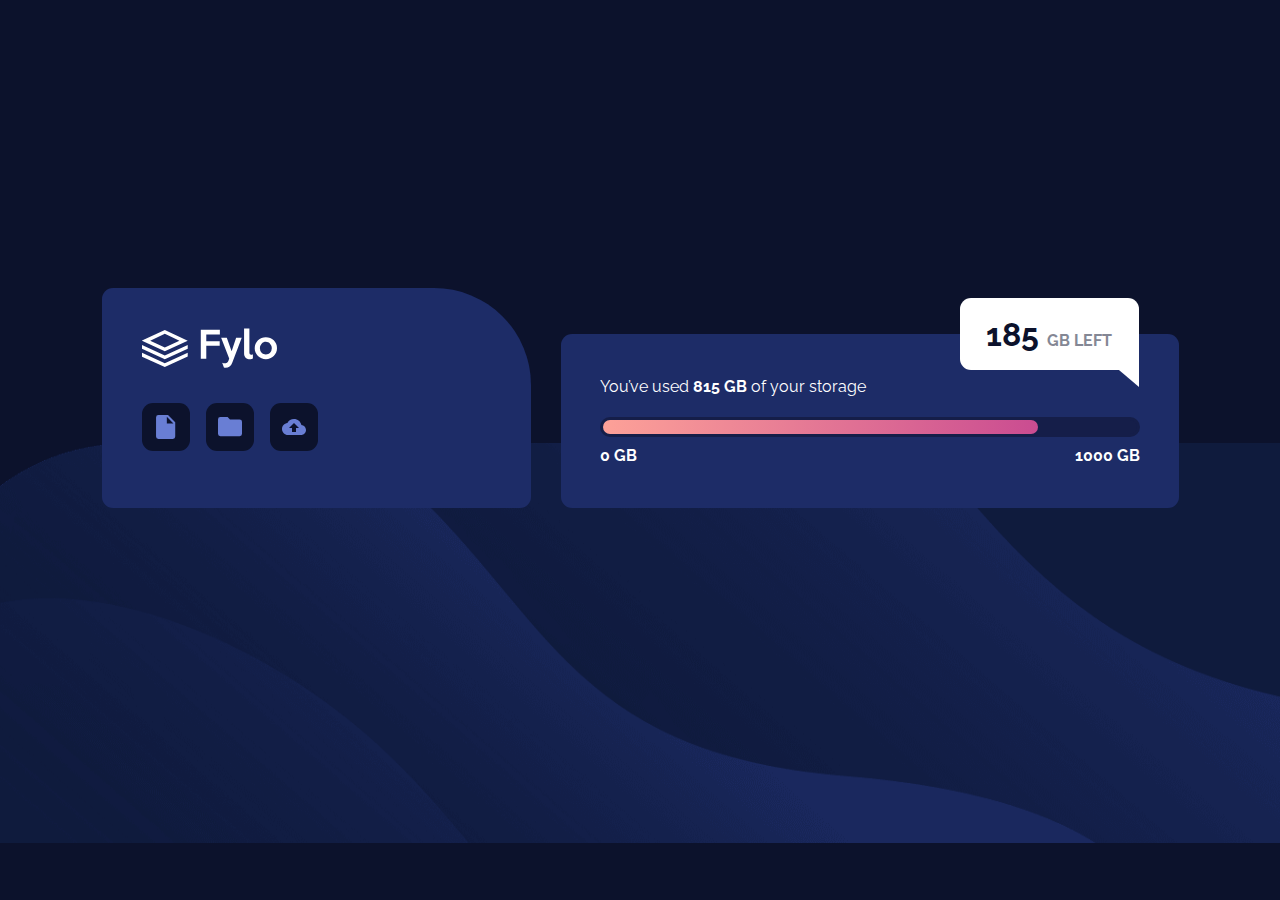
<file: index.html>
<!DOCTYPE html>
<html lang="en">
<head>
  <meta charset="UTF-8">
  <meta name="viewport" content="width=device-width, initial-scale=1.0"> <!-- displays site properly based on user's device -->

  <link rel="icon" type="image/png" sizes="32x32" href="./images/favicon-32x32.png">
  <link rel="stylesheet" href="style.css">
  <title>Frontend Mentor | Fylo data storage component</title>


</head>
<body>
<main>
  <div class="background">
    <div class="container">
      <div class="controls item">
        <img src="./images/logo.svg" alt="Fylo Logo">
        <div class="control-container">
          <div class="control-item">
            <div class="control"><img src="./images/icon-document.svg" alt="icon-document"></div>
          </div>
          <div class="control-item">
            <div class="control"><img src="./images/icon-folder.svg" alt="icon-folder"></div>
          </div>
          <div class="control-item">
            <div class="control"><img src="./images/icon-upload.svg" alt="icon-upload"></div>
          </div>
        </div>
      </div>
      <div class="storage-bar item">
        <div class="triangle-topleft"></div>
        <div class="info-box">
          <p><span class="bold-large">185 </span> GB LEFT</p>
        </div>
        <p>You’ve used <strong>815 GB</strong> of your storage</p>
        <progress class="progress-bar" max="1000" value="815">815</progress>
        <div class="progress-container">
          <p><strong>0 GB</strong></p>
          <p><strong>1000 GB</strong></p>
        </div>
        
      </div>
  
    </div>
  </div>
</main>




</body>
</html>
</file>
<file: style.css>
@import url('https://fonts.googleapis.com/css2?family=Raleway:wght@400;700&display=swap');

body{
    background-color: #0C122C;
    font-family: 'Raleway', sans-serif;
    margin:0px;
   
}

.background{
    background-image: url(./images/bg-desktop.png);
    height: 555px;
    background-repeat: no-repeat;
    background-position: center bottom;
    background-size: 1440px 400px;
    padding-top:288px;
  
}

.container {
    
    display: flex; /* or inline-flex */
    justify-content: center;
    gap: 30px;
    
    
}

.item {
    order: 5; /* default is 0 */
}

.controls{
    background: hsl(228, 56%, 26%);
    border-radius: 11px 97px 11px 11px; 
    padding: 40px;
    width: 349px;
}

.storage-bar{
    margin-top: 46px;
    width: 540px;
    padding-top: 43px;
    padding-bottom: 43px;
    padding-left: 39px;
    padding-right: 39px;
    background: hsl(228, 56%, 26%);
    border-radius: 11px;
    position: relative;
}

.storage-bar p{
    color: white;
    padding: 0px;
    margin: 0px;
   
}

.progress-bar{
    -webkit-appearance: none;
   appearance: none;
   margin-top:21px;
   margin-bottom: 8px;
   width: 100%;
   height: 20px;
   border-radius: 20px;
   background-color: #151E49;
   padding: 3px;
   border-color: #151E49;
}



.progress-bar::-webkit-progress-bar {
    background-color: #151E49;
    border-radius: 10px;

}

.progress-bar::-moz-progress-bar{
    background-color: #151E49;
    border-radius: 11px;
    padding: 3px;
}

.progress-bar::-webkit-progress-value {
    background: linear-gradient(90deg, #FDA198 0%, #CA4C91 100%);
    border-radius: 11px;
    padding:2px;
}

.progress-bar::-moz-progress-bar {
    background: linear-gradient(90deg, #FDA198 0%, #CA4C91 100%);
    border-radius: 11px;
    padding:2px;
}





.control-container {
    display: flex; /* or inline-flex */
    gap: 16px;
}

.control-item {
    margin-top: 31px;
    order: 5; /* default is 0 */
}

.control-item:hover {
    margin-top: 28px;
    order: 5; /* default is 0 */
}

.control{
    background-color: #0C122C;
    width: 48px;
    height: 48px;
    border-radius: 11px;
    display: flex;
    justify-content: center;
    align-items:center;
    flex-direction:column;
}

.control:hover{
    background-color: #131b43;
    width: 48px;
    height: 48px;
    border-radius: 11px;
    display: flex;
    justify-content: center;
    align-items:center;
    flex-direction:column;
    
}

.progress-container {
    display: flex; /* or inline-flex */
    gap: 16px;
    justify-content: space-between;
}

.info-box{
    background-color: #ffffff;
    display: inline-block;
    height: 72px;
    
    position: absolute;
    width: 179px;
    top:-36px;
    right: 40px;
    border-radius: 11px;
    justify-content: center;
    align-items:center;
    display: flex;
    flex-direction:column;
}

.info-box p{
    color: hsla(229, 7%, 55%, 1);
    white-space: nowrap;
    font-weight: 700;
}

.bold-large{
    color: hsla(229, 57%, 11%, 1);
    font-size: 2em;
}

.triangle-topleft {
    width: 0;
    height: 0;
    border-top: 28px solid white;
    border-left: 33px solid transparent;
    position: absolute;
    top:25px;
    right: 40px;
}



@media only screen and (max-width: 550px) {
    .background{
        background-image: url(./images/bg-mobile.png);
        height: 555px;
        background-repeat: no-repeat;
        background-position: center bottom;
        background-size: 375px 667px;
        padding-top:128px;
      
    }

    .container {
        
        display: flex; /* or inline-flex */
        justify-content: center;
        gap: 30px;
        flex-wrap: wrap;
        margin-left:13px;
        margin-right:13px;
    }

    .controls{
        background: #1E2D69;
        border-radius: 11px 97px 11px 11px; 
        padding: 40px;
        width: 100%;
    }

    .storage-bar p{
        color: white;
        padding: 0px;
        margin: 0px;
        font-size: 14px;
    }

    .info-box{
        background-color: #ffffff;
        display: inline-block;
        height: 72px;
        
        position: absolute;
        width: 179px;
        top: 100%;
        left: 50%;
        transform: translate(-50%, -50%);
        border-radius: 11px;
        justify-content: center;
        align-items:center;
        display: flex;
        flex-direction:column;
    }

    .info-box p{
        color: hsla(229, 7%, 55%, 1);
        white-space: nowrap;
        font-weight: 700;
    }
    
    .bold-large{
        color: hsla(229, 57%, 11%, 1);
        font-size: 2em;
    }

    .triangle-topleft {
        display: none;
    }
  }
</file>
